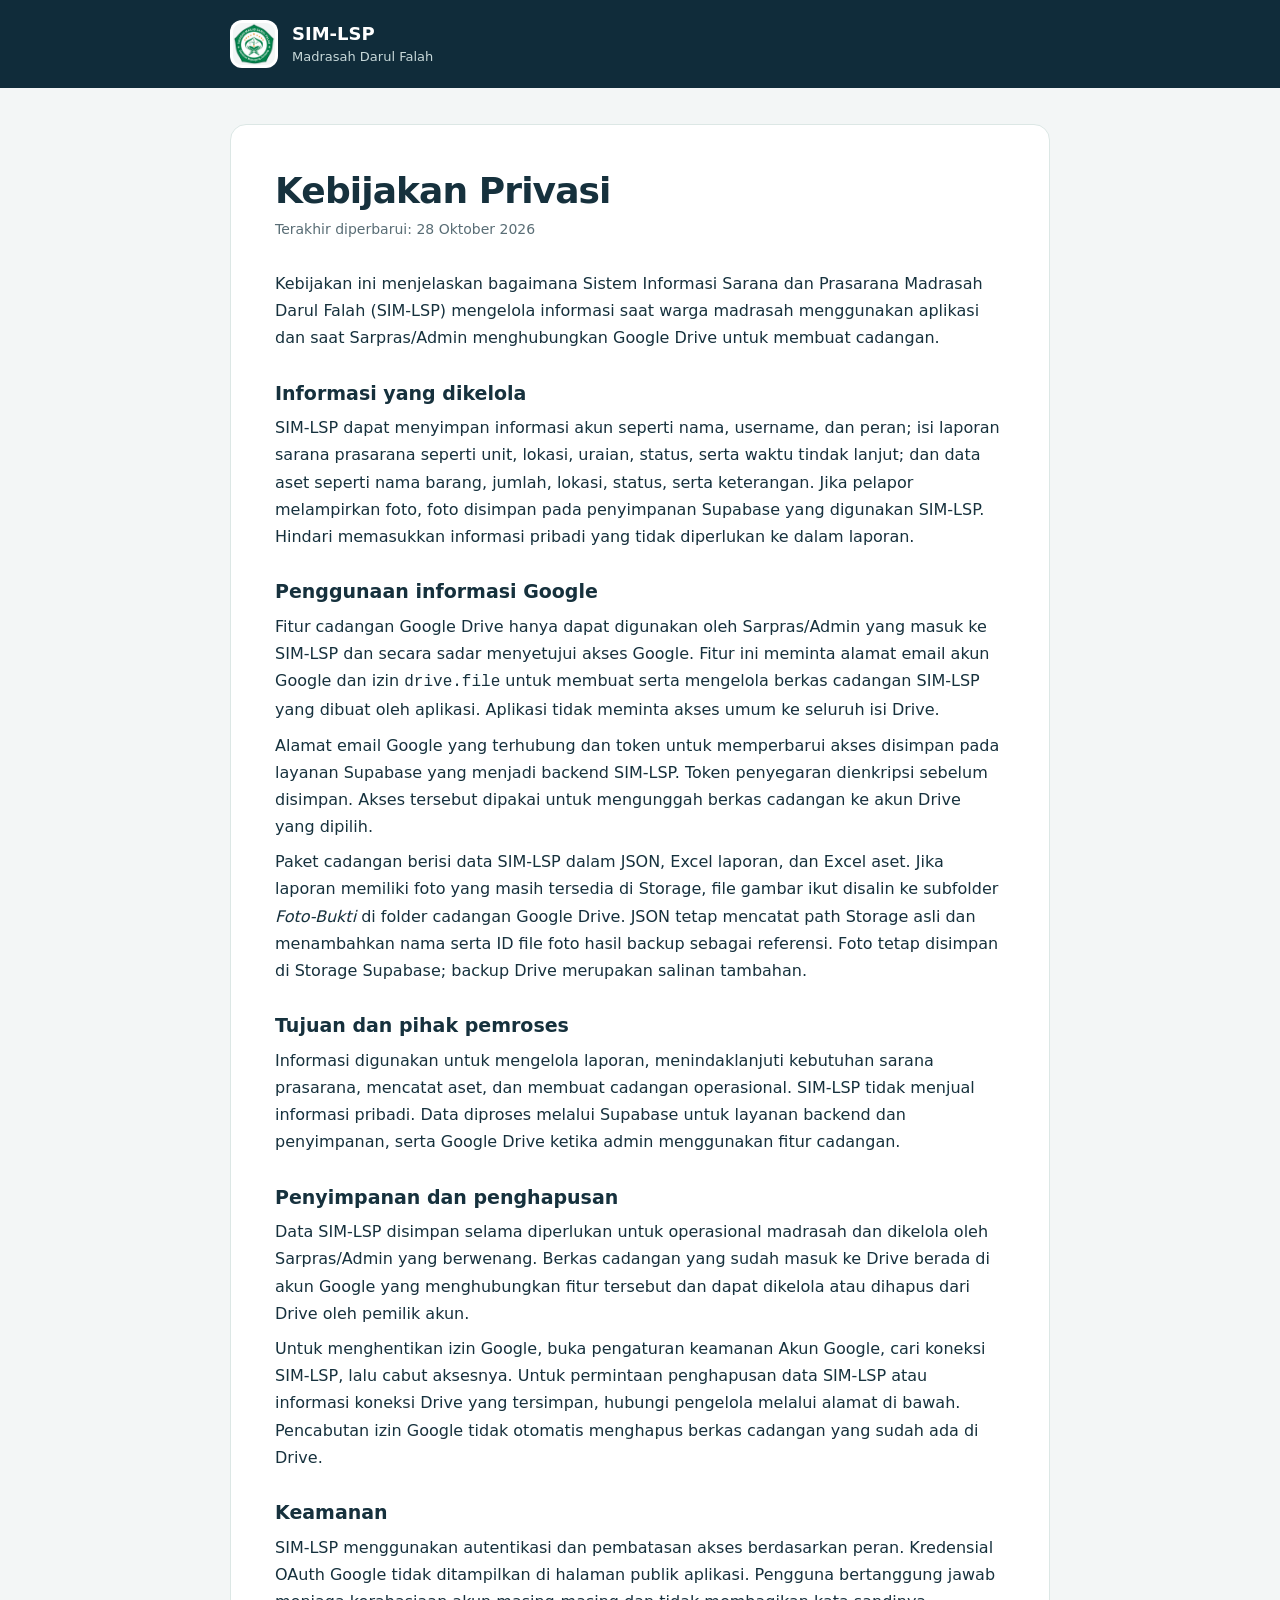
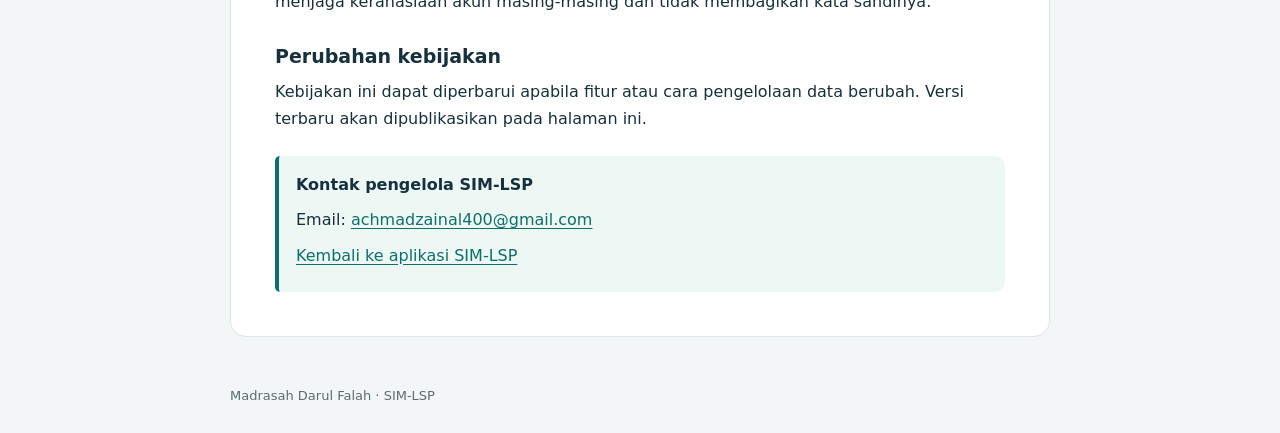
<file: privacy.html>
<!doctype html>
<html lang="id">
<head>
  <meta charset="utf-8">
  <meta name="viewport" content="width=device-width, initial-scale=1">
  <meta name="theme-color" content="#102c3a">
  <meta name="description" content="Kebijakan privasi SIM-LSP Madrasah Darul Falah, termasuk penggunaan Google Drive untuk cadangan data.">
  <title>Kebijakan Privasi | SIM-LSP</title>
  <style>
    :root{color-scheme:light;--navy:#102c3a;--ink:#16313d;--muted:#596d75;--teal:#0d706a;--line:#dce7e5;--paper:#fff;--bg:#f3f6f6}
    *{box-sizing:border-box}
    html{scroll-behavior:smooth}
    body{margin:0;background:var(--bg);color:var(--ink);font:16px/1.7 system-ui,-apple-system,"Segoe UI",Roboto,Arial,sans-serif}
    a{color:var(--teal);text-underline-offset:3px}
    a:focus-visible{outline:3px solid #168b81;outline-offset:3px;border-radius:3px}
    header{background:var(--navy);color:#fff}
    .header-inner,main,footer{width:min(100% - 36px,820px);margin-inline:auto}
    .header-inner{min-height:88px;display:flex;align-items:center;gap:14px}
    .logo{width:48px;height:48px;object-fit:contain;background:#fff;border-radius:12px;padding:3px}
    .brand{font-weight:750;font-size:18px;line-height:1.2}
    .brand small{display:block;margin-top:4px;color:#c7d8d9;font-size:13px;font-weight:450}
    main{margin-block:36px 48px;background:var(--paper);border:1px solid var(--line);border-radius:16px;padding:clamp(22px,5vw,44px)}
    h1{margin:0 0 6px;font-size:clamp(27px,5vw,36px);line-height:1.2;letter-spacing:-.025em}
    .updated{margin:0 0 28px;color:var(--muted);font-size:14px}
    h2{margin:29px 0 8px;font-size:19px;line-height:1.35}
    p{margin:8px 0}
    ul{padding-left:22px;margin:8px 0}
    li{padding-left:3px;margin:5px 0}
    .contact{padding:15px 17px;margin-top:24px;background:#edf7f4;border-left:4px solid var(--teal);border-radius:5px 10px 10px 5px}
    footer{padding:0 0 28px;color:var(--muted);font-size:13px}
    @media(max-width:480px){body{font-size:15px}.header-inner,main,footer{width:min(100% - 24px,820px)}.header-inner{min-height:76px}.logo{width:42px;height:42px}main{margin-block:16px 30px;border-radius:12px;padding:20px 17px}h2{font-size:18px}}
    @media print{body{background:#fff}.header-inner,main,footer{width:100%}header{background:#fff;color:var(--ink);border-bottom:1px solid var(--line)}.brand small{color:var(--muted)}main{margin:20px 0;border:0;padding:0}.contact{break-inside:avoid}a{color:inherit}}
  </style>
</head>
<body>
  <header>
    <div class="header-inner">
      <img class="logo" src="./icons/simlsp-192.png" alt="Lambang SIM-LSP" width="48" height="48">
      <div class="brand">SIM-LSP<small>Madrasah Darul Falah</small></div>
    </div>
  </header>
  <main>
    <h1>Kebijakan Privasi</h1>
    <p class="updated">Terakhir diperbarui: 28 Oktober 2026</p>

    <p>Kebijakan ini menjelaskan bagaimana Sistem Informasi Sarana dan Prasarana Madrasah Darul Falah (SIM-LSP) mengelola informasi saat warga madrasah menggunakan aplikasi dan saat Sarpras/Admin menghubungkan Google Drive untuk membuat cadangan.</p>

    <h2>Informasi yang dikelola</h2>
    <p>SIM-LSP dapat menyimpan informasi akun seperti nama, username, dan peran; isi laporan sarana prasarana seperti unit, lokasi, uraian, status, serta waktu tindak lanjut; dan data aset seperti nama barang, jumlah, lokasi, status, serta keterangan. Jika pelapor melampirkan foto, foto disimpan pada penyimpanan Supabase yang digunakan SIM-LSP. Hindari memasukkan informasi pribadi yang tidak diperlukan ke dalam laporan.</p>

    <h2>Penggunaan informasi Google</h2>
    <p>Fitur cadangan Google Drive hanya dapat digunakan oleh Sarpras/Admin yang masuk ke SIM-LSP dan secara sadar menyetujui akses Google. Fitur ini meminta alamat email akun Google dan izin <code>drive.file</code> untuk membuat serta mengelola berkas cadangan SIM-LSP yang dibuat oleh aplikasi. Aplikasi tidak meminta akses umum ke seluruh isi Drive.</p>
    <p>Alamat email Google yang terhubung dan token untuk memperbarui akses disimpan pada layanan Supabase yang menjadi backend SIM-LSP. Token penyegaran dienkripsi sebelum disimpan. Akses tersebut dipakai untuk mengunggah berkas cadangan ke akun Drive yang dipilih.</p>
    <p>Paket cadangan berisi data SIM-LSP dalam JSON, Excel laporan, dan Excel aset. Jika laporan memiliki foto yang masih tersedia di Storage, file gambar ikut disalin ke subfolder <em>Foto-Bukti</em> di folder cadangan Google Drive. JSON tetap mencatat path Storage asli dan menambahkan nama serta ID file foto hasil backup sebagai referensi. Foto tetap disimpan di Storage Supabase; backup Drive merupakan salinan tambahan.</p>

    <h2>Tujuan dan pihak pemroses</h2>
    <p>Informasi digunakan untuk mengelola laporan, menindaklanjuti kebutuhan sarana prasarana, mencatat aset, dan membuat cadangan operasional. SIM-LSP tidak menjual informasi pribadi. Data diproses melalui Supabase untuk layanan backend dan penyimpanan, serta Google Drive ketika admin menggunakan fitur cadangan.</p>

    <h2>Penyimpanan dan penghapusan</h2>
    <p>Data SIM-LSP disimpan selama diperlukan untuk operasional madrasah dan dikelola oleh Sarpras/Admin yang berwenang. Berkas cadangan yang sudah masuk ke Drive berada di akun Google yang menghubungkan fitur tersebut dan dapat dikelola atau dihapus dari Drive oleh pemilik akun.</p>
    <p>Untuk menghentikan izin Google, buka pengaturan keamanan Akun Google, cari koneksi SIM-LSP, lalu cabut aksesnya. Untuk permintaan penghapusan data SIM-LSP atau informasi koneksi Drive yang tersimpan, hubungi pengelola melalui alamat di bawah. Pencabutan izin Google tidak otomatis menghapus berkas cadangan yang sudah ada di Drive.</p>

    <h2>Keamanan</h2>
    <p>SIM-LSP menggunakan autentikasi dan pembatasan akses berdasarkan peran. Kredensial OAuth Google tidak ditampilkan di halaman publik aplikasi. Pengguna bertanggung jawab menjaga kerahasiaan akun masing-masing dan tidak membagikan kata sandinya.</p>

    <h2>Perubahan kebijakan</h2>
    <p>Kebijakan ini dapat diperbarui apabila fitur atau cara pengelolaan data berubah. Versi terbaru akan dipublikasikan pada halaman ini.</p>

    <div class="contact">
      <strong>Kontak pengelola SIM-LSP</strong>
      <p>Email: <a href="mailto:achmadzainal400@gmail.com">achmadzainal400@gmail.com</a></p>
      <p><a href="./">Kembali ke aplikasi SIM-LSP</a></p>
    </div>
  </main>
  <footer>Madrasah Darul Falah · SIM-LSP</footer>
</body>
</html>
</file>
